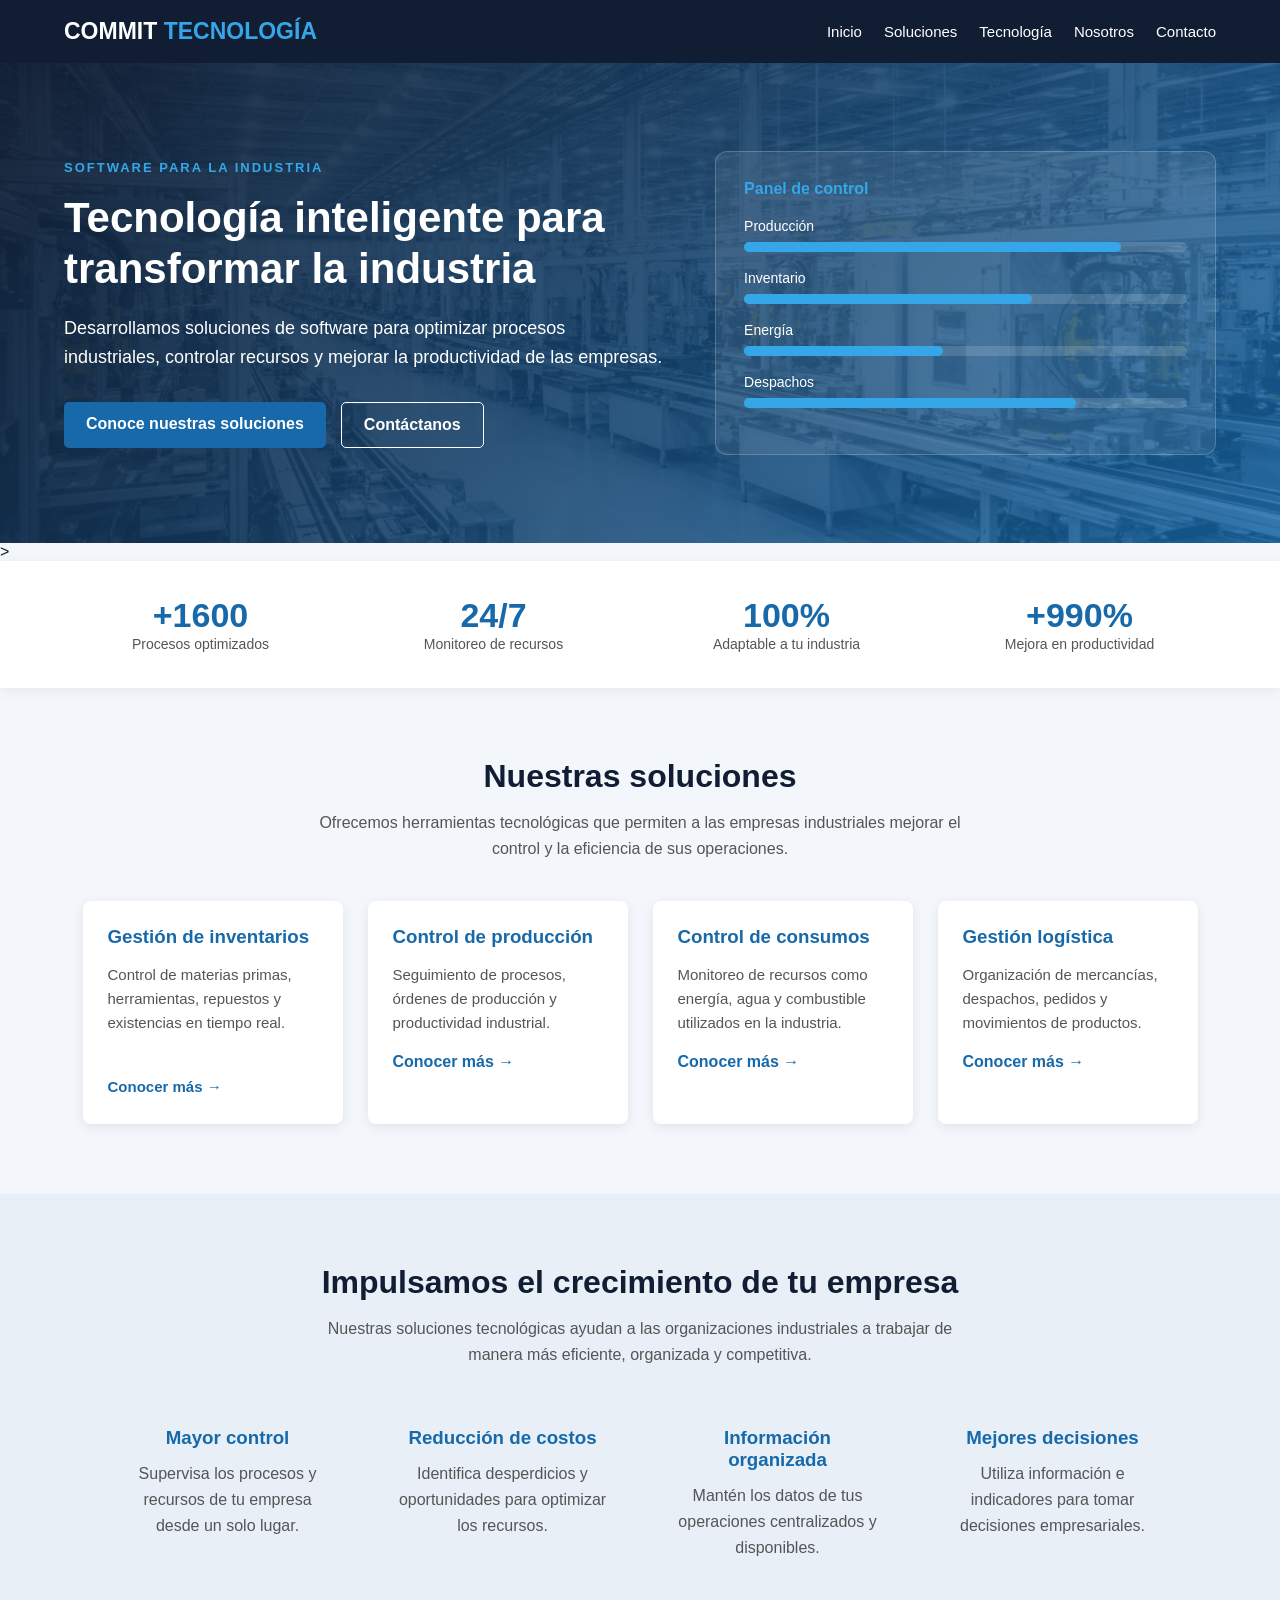
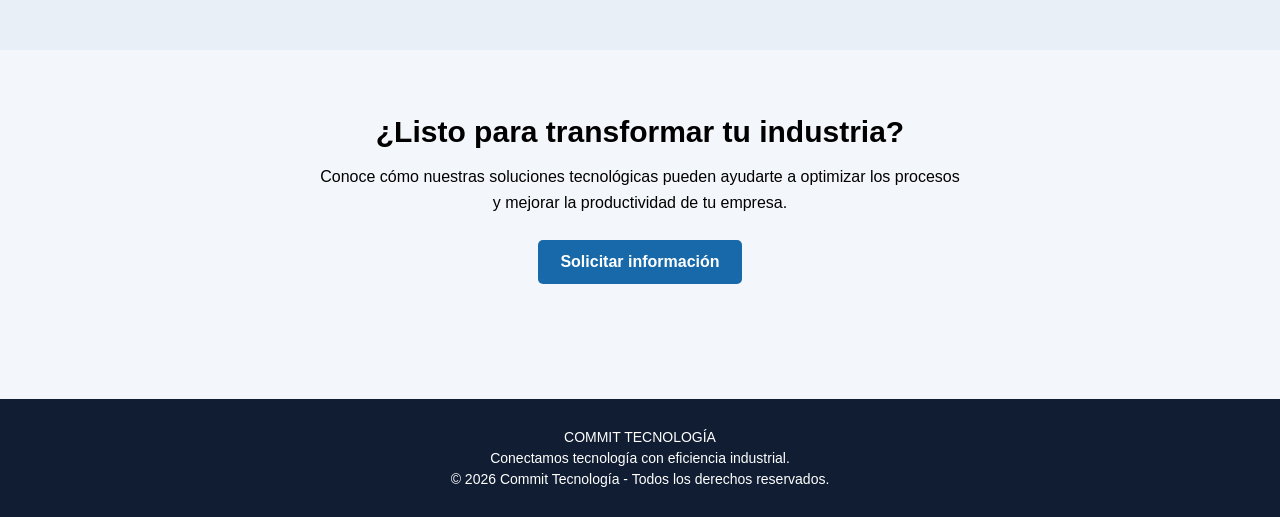
<file: index.html>
<!DOCTYPE html>
<html lang="es">

<head>
    <meta charset="UTF-8">
    <meta name="viewport" content="width=device-width, initial-scale=1.0">
    <title>Commit Tecnología</title>

    <link rel="stylesheet" href="css/estilos.css">
</head>

<body>

    <header>
        <div class="contenedor header-contenido">
            <div class="logo">
                COMMIT <span>TECNOLOGÍA</span>
            </div>
            <nav>
                <a href="index.html">Inicio</a>
                <a href="soluciones.html">Soluciones</a>
                <a href="tecnologia.html">Tecnología</a>
                <a href="nosotros.html">Nosotros</a>
                <a href="contacto.html">Contacto</a>
            </nav>
        </div>
    </header>

    

<main>

    <section class="hero">
        <div class="contenedor hero-grid">
            <div class="hero-contenido">
                <span class="etiqueta">SOFTWARE PARA LA INDUSTRIA</span>
                <h1>
                    Tecnología inteligente para
                    transformar la industria
                </h1>
                <p>
                    Desarrollamos soluciones de software
                    para optimizar procesos industriales,
                    controlar recursos y mejorar la
                    productividad de las empresas.
                </p>
                <div class="botones">
                    <a href="soluciones.html" class="boton">Conoce nuestras soluciones</a>
                    <a href="contacto.html" class="boton boton-secundario">Contáctanos</a>
                </div>
            </div>
            <div class="hero-panel">
                <h4>Panel de control</h4>
                <div class="panel-fila">
                    <span>Producción</span>
                    <div class="barra"><div style="width: 85%"></div></div>
                </div>
                <div class="panel-fila">
                    <span>Inventario</span>
                    <div class="barra"><div style="width: 65%"></div></div>
                </div>
                <div class="panel-fila">
                    <span>Energía</span>
                    <div class="barra"><div style="width: 45%"></div></div>
                </div>
                <div class="panel-fila">
                    <span>Despachos</span>
                    <div class="barra"><div style="width: 75%"></div></div>
                </div>
            </div>
        </div>
    </section>>


    <section class="cifras">
        <div class="contenedor cifras-lista">
            <div class="cifra">
                <strong>+1600</strong>
                <span>Procesos optimizados</span>
            </div>
            <div class="cifra">
                <strong>24/7</strong>
                <span>Monitoreo de recursos</span>
            </div>
            <div class="cifra">
                <strong>100%</strong>
                <span>Adaptable a tu industria</span>
            </div>
            <div class="cifra">
                <strong>+990%</strong>
                <span>Mejora en productividad</span>
            </div>
        </div>
    </section>

    <section class="soluciones">
        <div class="contenedor">
            <h2>Nuestras soluciones</h2>
            <p class="soluciones-descripcion">
                Ofrecemos herramientas tecnológicas que
                permiten a las empresas industriales
                mejorar el control y la eficiencia de
                sus operaciones.
            </p>
            <div class="tarjetas">
                <div class="tarjeta">
                    <h3>Gestión de inventarios</h3>
                    <p>
                        Control de materias primas,
                        herramientas, repuestos y
                        existencias en tiempo real.
                    </p>
                    <a href="soluciones.html">
                        <p>Conocer más →
                    </a>
                </div>
                <div class="tarjeta">
                    <h3>Control de producción</h3>
                    <p>
                        Seguimiento de procesos,
                        órdenes de producción y
                        productividad industrial.
                    </p>
                    <a href="soluciones.html">
                        Conocer más →
                    </a>
                </div>
                <div class="tarjeta">
                    <h3>Control de consumos</h3>
                    <p>
                        Monitoreo de recursos como
                        energía, agua y combustible
                        utilizados en la industria.
                    </p>
                    <a href="soluciones.html">
                        Conocer más →
                    </a>
                </div>
                <div class="tarjeta">
                    <h3>Gestión logística</h3>
                    <p>
                        Organización de mercancías,
                        despachos, pedidos y
                        movimientos de productos.
                    </p>
                    <a href="soluciones.html">
                        Conocer más →
                    </a>
                </div>
            </div>
        </div>
    </section>

    <section class="beneficios">
        <div class="contenedor">
            <h2>Impulsamos el crecimiento de tu empresa</h2>
                <p class="beneficios-descripcion">
                    Nuestras soluciones tecnológicas ayudan
                    a las organizaciones industriales a
                    trabajar de manera más eficiente,
                    organizada y competitiva.
                </p>

            <div class="beneficios-lista">

                <div class="beneficio">
                    <h3>Mayor control</h3>
                    <p>
                        Supervisa los procesos y recursos
                        de tu empresa desde un solo lugar.
                    </p>
                </div>

                <div class="beneficio">
                    <h3>Reducción de costos</h3>
                    <p>
                        Identifica desperdicios y
                        oportunidades para optimizar
                        los recursos.
                    </p>
                </div>

                <div class="beneficio">
                    <h3>Información organizada</h3>
                    <p>
                        Mantén los datos de tus operaciones
                        centralizados y disponibles.
                    </p>
                </div>

                <div class="beneficio">
                    <h3>Mejores decisiones</h3>
                    <p>
                        Utiliza información e indicadores
                        para tomar decisiones empresariales.
                    </p>
                </div>
            </div>
        </div>
    </section>

    <section class="contacto-inicio">
        <div class="contenedor">
            <h2>¿Listo para transformar tu industria?</h2>
            <p>
                Conoce cómo nuestras soluciones tecnológicas
                pueden ayudarte a optimizar los procesos
                y mejorar la productividad de tu empresa.
            </p>
            <a href="contacto.html" class="boton">
                Solicitar información
            </a>
        </div>
    </section>

</main>

    <footer>
        <p>COMMIT TECNOLOGÍA</p>
        <p>Conectamos tecnología con eficiencia industrial.</p>
        <p>© 2026 Commit Tecnología - Todos los derechos reservados.</p>
    </footer>

</body>
</html>
</file>
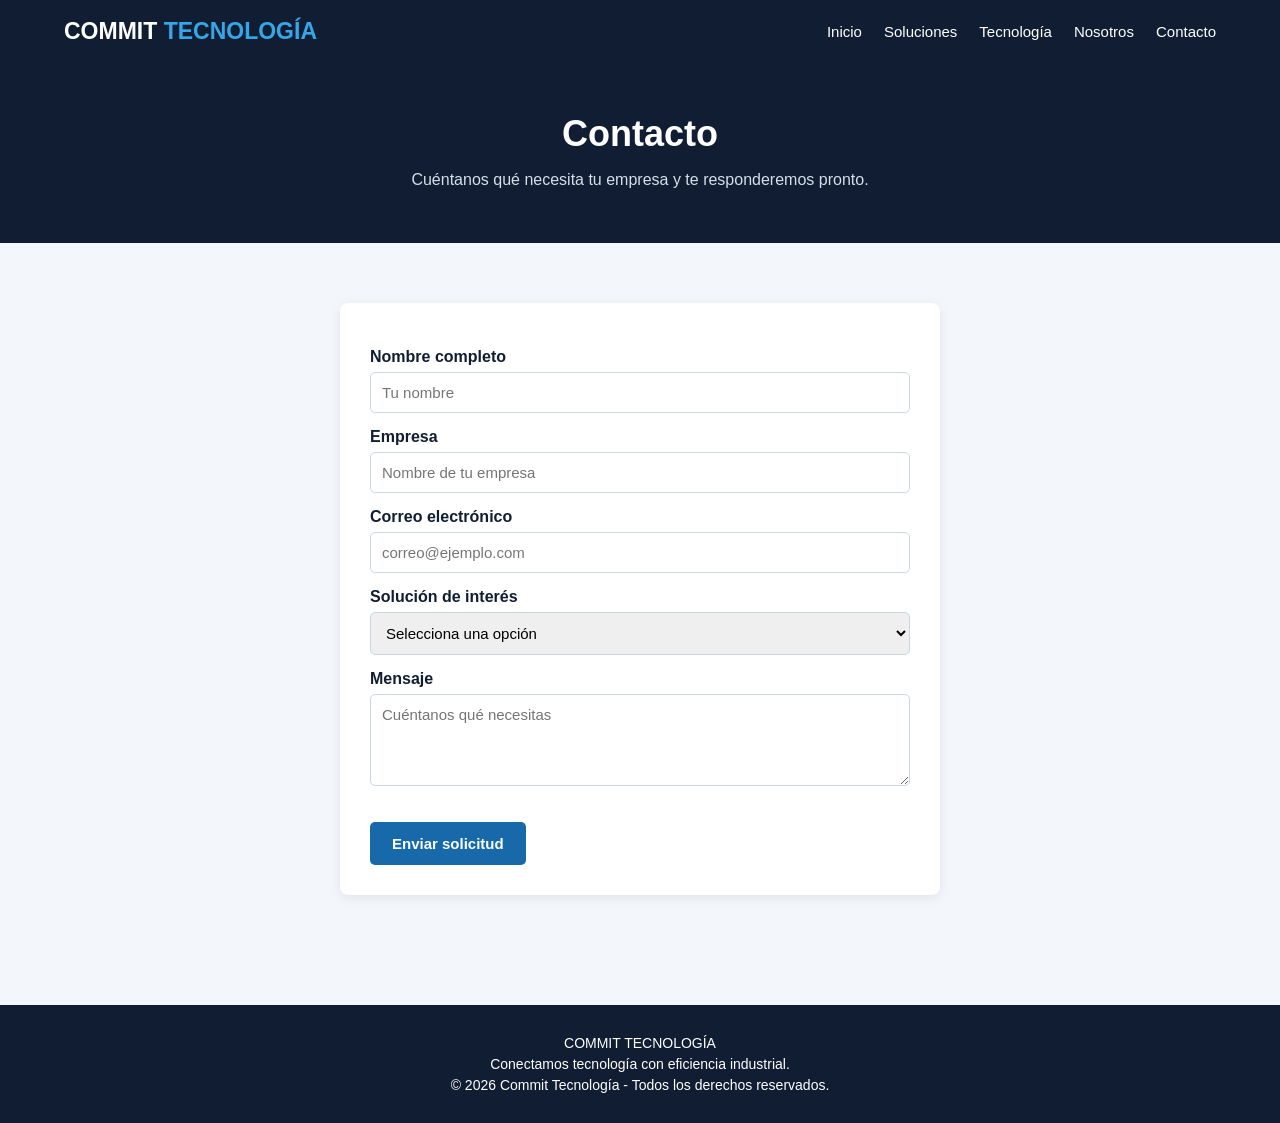
<file: contacto.html>
<!DOCTYPE html>
<html lang="es">

<head>
    <meta charset="UTF-8">
    <meta name="viewport" content="width=device-width, initial-scale=1.0">
    <title>Contacto | Commit Tecnología</title>
    <link rel="stylesheet" href="css/estilos.css">
</head>

<body>

    <header>
        <div class="contenedor header-contenido">
            <div class="logo">
                COMMIT <span>TECNOLOGÍA</span>
            </div>
            <nav>
                <a href="index.html">Inicio</a>
                <a href="soluciones.html">Soluciones</a>
                <a href="tecnologia.html">Tecnología</a>
                <a href="nosotros.html">Nosotros</a>
                <a href="contacto.html">Contacto</a>
            </nav>
        </div>
    </header>

    <main>

        <section class="titulo-pagina">
            <div class="contenedor">
                <h1>Contacto</h1>
                <p>Cuéntanos qué necesita tu empresa y te responderemos pronto.</p>
            </div>
        </section>

        <section class="seccion">
            <div class="contenedor">
                <form id="formulario" class="formulario">
                    <label for="nombre">Nombre completo</label>
                    <input type="text" id="nombre" placeholder="Tu nombre">

                    <label for="empresa">Empresa</label>
                    <input type="text" id="empresa" placeholder="Nombre de tu empresa">

                    <label for="correo">Correo electrónico</label>
                    <input type="text" id="correo" placeholder="correo@ejemplo.com">

                    <label for="solucion">Solución de interés</label>
                    <select id="solucion">
                        <option value="">Selecciona una opción</option>
                        <option value="Gestión de inventarios">Gestión de inventarios</option>
                        <option value="Control de producción">Control de producción</option>
                        <option value="Control de consumos">Control de consumos</option>
                        <option value="Gestión logística">Gestión logística</option>
                        <option value="Mantenimiento industrial">Mantenimiento industrial</option>
                        <option value="Reportes e indicadores">Reportes e indicadores</option>
                    </select>

                    <label for="mensaje">Mensaje</label>
                    <textarea id="mensaje" rows="4" placeholder="Cuéntanos qué necesitas"></textarea>
                    <p id="mensaje-error" class="error"></p>
                    <button type="submit" class="boton">Enviar solicitud</button>
                </form>
            </div>
        </section>

    </main>

    <footer>
        <p>COMMIT TECNOLOGÍA</p>
        <p>Conectamos tecnología con eficiencia industrial.</p>
        <p>© 2026 Commit Tecnología - Todos los derechos reservados.</p>
    </footer>

    <script src="js/script.js"></script>
    <script src="js/contacto.js"></script>
</body>
</html>
</file>
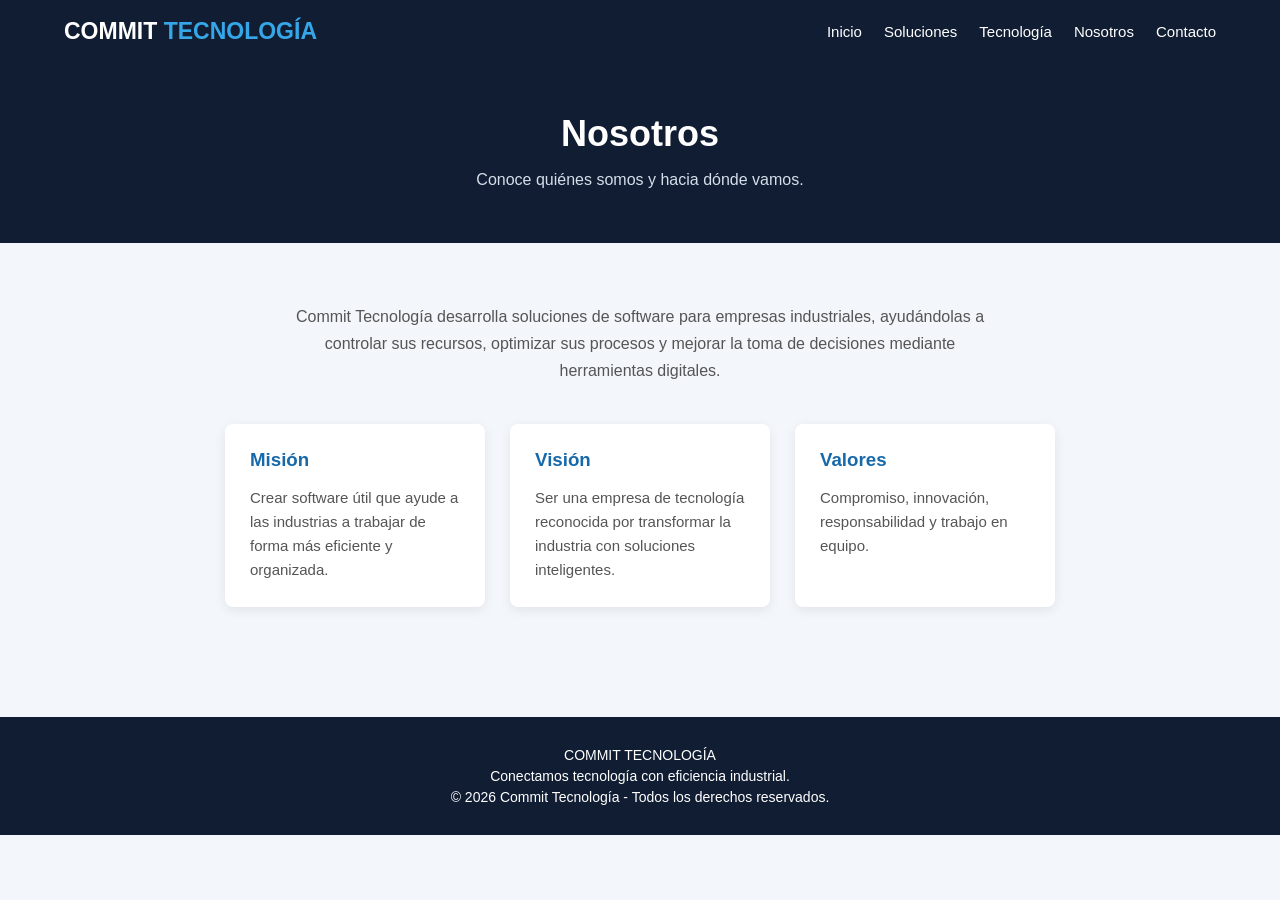
<file: nosotros.html>
<!DOCTYPE html>
<html lang="es">

<head>
    <meta charset="UTF-8">
    <meta name="viewport" content="width=device-width, initial-scale=1.0">
    <title>Nosotros | Commit Tecnología</title>
    <link rel="stylesheet" href="css/estilos.css">
</head>

<body>
    
    <header>
        <div class="contenedor header-contenido">
            <div class="logo">
                COMMIT <span>TECNOLOGÍA</span>
            </div>
            <nav>
                <a href="index.html">Inicio</a>
                <a href="soluciones.html">Soluciones</a>
                <a href="tecnologia.html">Tecnología</a>
                <a href="nosotros.html">Nosotros</a>
                <a href="contacto.html">Contacto</a>
            </nav>
        </div>
    </header>

    <main>

        <section class="titulo-pagina">
            <div class="contenedor">
                <h1>Nosotros</h1>
                <p>Conoce quiénes somos y hacia dónde vamos.</p>
            </div>
        </section>

        <section class="seccion">
            <div class="contenedor">
                <p class="texto-centrado">
                    Commit Tecnología desarrolla soluciones de software para empresas
                    industriales, ayudándolas a controlar sus recursos, optimizar sus
                    procesos y mejorar la toma de decisiones mediante herramientas digitales.
                </p>
                <div class="tarjetas">
                    <div class="tarjeta">
                        <h3>Misión</h3>
                        <p>Crear software útil que ayude a las industrias a trabajar de forma más eficiente y organizada.</p>
                    </div>
                    <div class="tarjeta">
                        <h3>Visión</h3>
                        <p>Ser una empresa de tecnología reconocida por transformar la industria con soluciones inteligentes.</p>
                    </div>
                    <div class="tarjeta">
                        <h3>Valores</h3>
                        <p>Compromiso, innovación, responsabilidad y trabajo en equipo.</p>
                    </div>
                </div>
            </div>
        </section>
    </main>

    <footer>
        <p>COMMIT TECNOLOGÍA</p>
        <p>Conectamos tecnología con eficiencia industrial.</p>
        <p>© 2026 Commit Tecnología - Todos los derechos reservados.</p>
    </footer>

    <script src="js/script.js"></script>
</body>
</html>
</file>
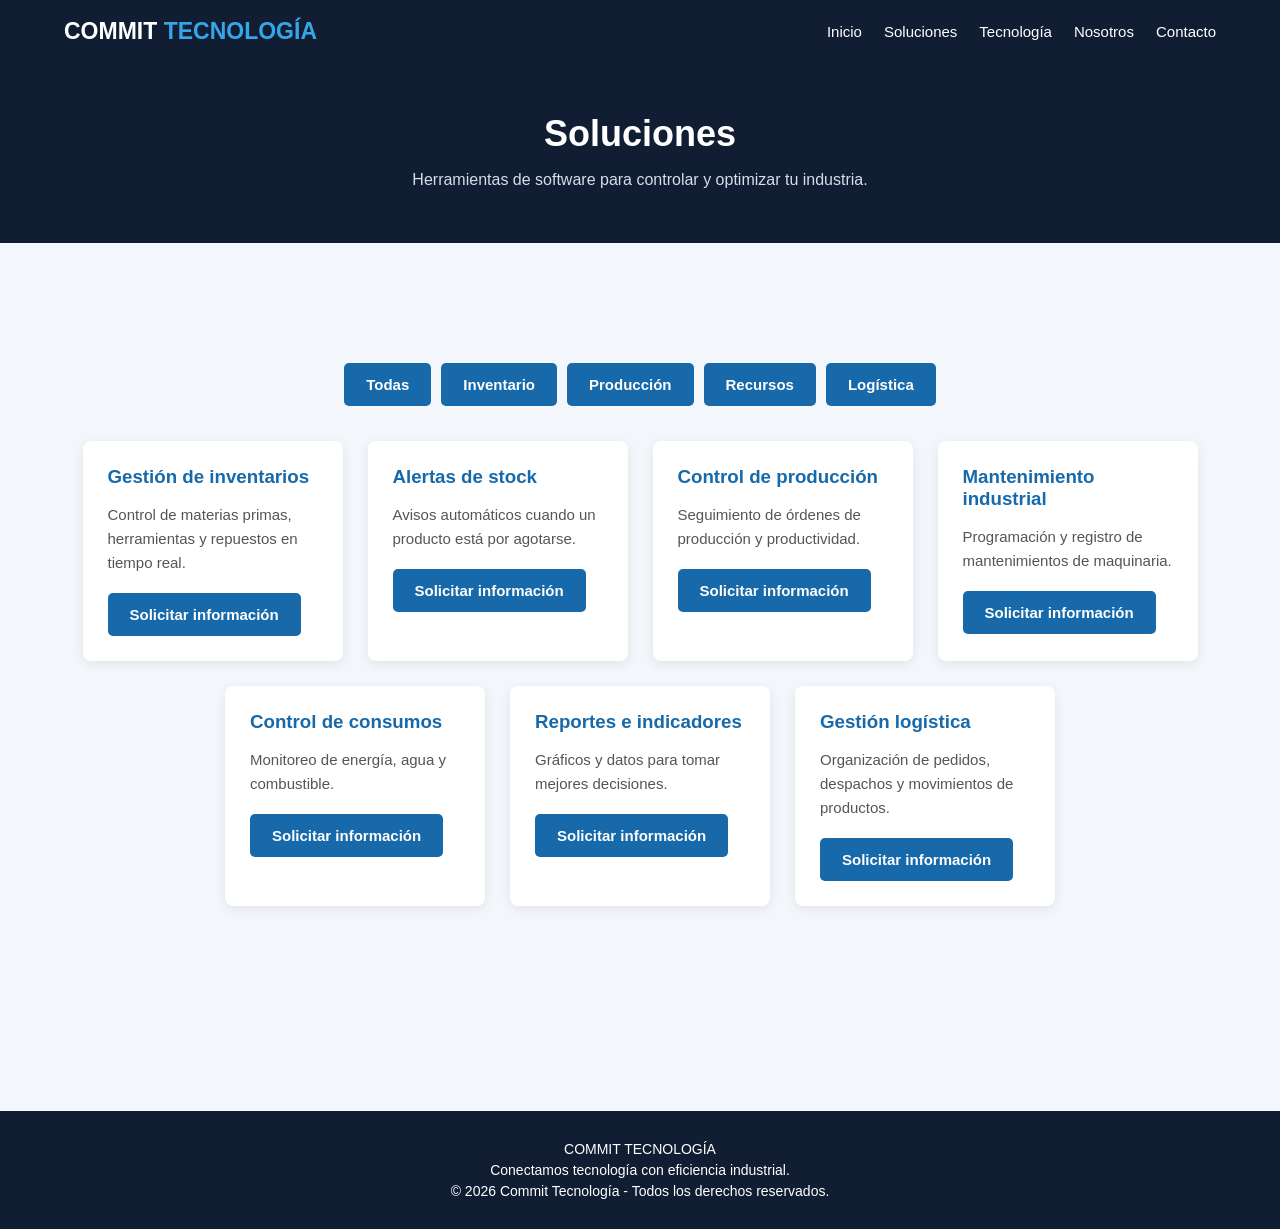
<file: soluciones.html>
<!DOCTYPE html>
<html lang="es">

<head>
    <meta charset="UTF-8">
    <meta name="viewport" content="width=device-width, initial-scale=1.0">
    <title>Soluciones | Commit Tecnología</title>
    <link rel="stylesheet" href="css/estilos.css">
</head>

<body>

    <header>
        <div class="contenedor header-contenido">
            <div class="logo">
                COMMIT <span>TECNOLOGÍA</span>
            </div>
            <nav>
                <a href="index.html">Inicio</a>
                <a href="soluciones.html">Soluciones</a>
                <a href="tecnologia.html">Tecnología</a>
                <a href="nosotros.html">Nosotros</a>
                <a href="contacto.html">Contacto</a>
            </nav>
        </div>
    </header>

    <main>
        <section class="titulo-pagina">
            <div class="contenedor">
                <h1>Soluciones</h1>
                <p>Herramientas de software para controlar y optimizar tu industria.</p>
            </div>
        </section>

        <section class="seccion">
                <section class="seccion">
                    <div class="contenedor">

                        <div class="filtros" id="filtros"></div>

                        <div class="tarjetas" id="catalogo"></div>

                    </div>
                </section>
                <div class="filtros" id="filtros"></div>
        </section>
    </main>

    <footer>
        <p>COMMIT TECNOLOGÍA</p>
        <p>Conectamos tecnología con eficiencia industrial.</p>
        <p>© 2026 Commit Tecnología - Todos los derechos reservados.</p>
    </footer>

    <script src="js/script.js"></script>
    <script src="js/soluciones.js"></script>
</body>
</html>
</file>
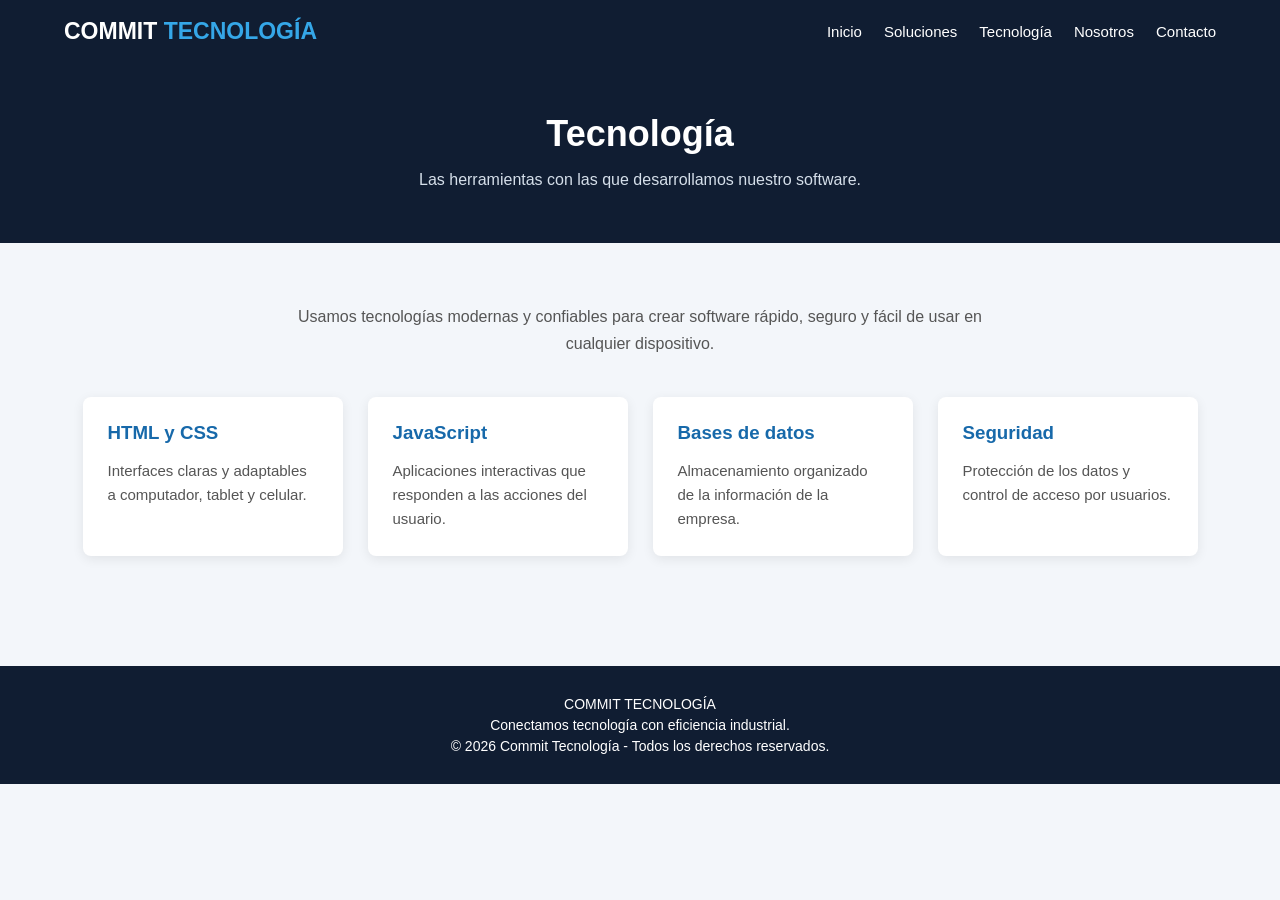
<file: tecnologia.html>
<!DOCTYPE html>
<html lang="es">

<head>
    <meta charset="UTF-8">
    <meta name="viewport" content="width=device-width, initial-scale=1.0">
    <title>Tecnología | Commit Tecnología</title>
    <link rel="stylesheet" href="css/estilos.css">
</head>

<body>
    <header>
        <div class="contenedor header-contenido">
            <div class="logo">
                COMMIT <span>TECNOLOGÍA</span>
            </div>
            <nav>
                <a href="index.html">Inicio</a>
                <a href="soluciones.html">Soluciones</a>
                <a href="tecnologia.html">Tecnología</a>
                <a href="nosotros.html">Nosotros</a>
                <a href="contacto.html">Contacto</a>
            </nav>
        </div>
    </header>

    <main>

        <section class="titulo-pagina">
            <div class="contenedor">
                <h1>Tecnología</h1>
                <p>Las herramientas con las que desarrollamos nuestro software.</p>
            </div>
        </section>

        <section class="seccion">
            <div class="contenedor">
                <p class="texto-centrado">
                    Usamos tecnologías modernas y confiables para crear software
                    rápido, seguro y fácil de usar en cualquier dispositivo.
                </p>
                <div class="tarjetas">
                    <div class="tarjeta">
                        <h3>HTML y CSS</h3>
                        <p>Interfaces claras y adaptables a computador, tablet y celular.</p>
                    </div>
                    <div class="tarjeta">
                        <h3>JavaScript</h3>
                        <p>Aplicaciones interactivas que responden a las acciones del usuario.</p>
                    </div>
                    <div class="tarjeta">
                        <h3>Bases de datos</h3>
                        <p>Almacenamiento organizado de la información de la empresa.</p>
                    </div>
                    <div class="tarjeta">
                        <h3>Seguridad</h3>
                        <p>Protección de los datos y control de acceso por usuarios.</p>
                    </div>
                </div>
            </div>
        </section>
    </main>

    <footer>
        <p>COMMIT TECNOLOGÍA</p>
        <p>Conectamos tecnología con eficiencia industrial.</p>
        <p>© 2026 Commit Tecnología - Todos los derechos reservados.</p>
    </footer>

    <script src="js/script.js"></script>
</body>
</html>
</file>
<file: css/estilos.css>
/* CONFIGURACIÓN GENERAL */
* {
    margin: 0;
    padding: 0;
    box-sizing: border-box;
}

body {
    font-family: Arial, sans-serif;
    background-color: #F3F6FA;
    color: #101D32;
}

.contenedor {
    width: 90%;
    max-width: 1200px;
    margin: auto;
}

/* ENCABEZADO */
header {
    background-color: #101D32;
    color: white;
    padding: 18px 0;
}

.header-contenido {
    display: flex;
    justify-content: space-between;
    align-items: center;
    flex-wrap: wrap;
    gap: 15px;
}

.logo {
    font-size: 23px;
    font-weight: bold;
}

.logo span {
    color: #35A7E8;
}

nav {
    display: flex;
    gap: 22px;
    flex-wrap: wrap;
}

nav a {
    color: white;
    text-decoration: none;
    font-size: 15px;
}

nav a:hover {
    color: #35A7E8;
}

/* PIE DE PÁGINA */
footer {
    background-color: #101D32;
    color: white;
    text-align: center;
    padding: 25px 10px;
    margin-top: 50px;
}

footer p {
    font-size: 14px;
    margin: 5px 0;
}

/* DISEÑO RESPONSIVO */
@media (max-width: 768px) {

    .header-contenido {
        flex-direction: column;
        text-align: center;
    }

    nav {
        justify-content: center;
        gap: 15px;
    }
}


/* BANNER PRINCIPAL */

.hero {
    background: linear-gradient(
        rgba(16, 29, 50, 0.85),
        rgba(16, 29, 50, 0.85)
    ),
    url("../img/portada.jpg");

    background-size: cover;
    background-position: center;

    min-height: 480px;
    display: flex;
    align-items: center;

    color: white;
}

.hero-grid {
    display: grid;
    grid-template-columns: 1.2fr 1fr;
    gap: 50px;
    align-items: center;
    padding: 60px 0;
}

.hero-contenido {
    max-width: 600px;
}

.etiqueta {
    display: inline-block;
    color: #35A7E8;
    font-size: 13px;
    font-weight: 700;
    letter-spacing: 2px;
    margin-bottom: 18px;
}

.hero {
    background:
        linear-gradient(135deg, rgba(16, 29, 50, 0.95), rgba(23, 105, 170, 0.8)),
        url("../img/portada.jpg");
    background-size: cover;
    background-position: center;
}

/* Panel decorativo */
.hero-panel {
    background-color: rgba(255, 255, 255, 0.08);
    border: 1px solid rgba(255, 255, 255, 0.2);
    border-radius: 12px;
    padding: 28px;
}

.hero-panel h4 {
    margin-bottom: 20px;
    font-size: 16px;
    color: #35A7E8;
}

.panel-fila {
    margin-bottom: 18px;
    font-size: 14px;
}

.barra {
    background-color: rgba(255, 255, 255, 0.15);
    height: 10px;
    border-radius: 10px;
    margin-top: 8px;
}

.barra div {
    background-color: #35A7E8;
    height: 100%;
    border-radius: 10px;
}

@media (max-width: 768px) {
    .hero-grid {
        grid-template-columns: 1fr;
        gap: 35px;
    }
}

.hero h1 {
    font-size: 42px;
    margin-bottom: 20px;
    line-height: 1.2;
}

.hero p {
    font-size: 18px;
    line-height: 1.6;
    margin-bottom: 30px;
}

.botones {
    display: flex;
    gap: 15px;
    flex-wrap: wrap;
}

/* FRANJA DE NÚMEROS */
.cifras {
    background-color: white;
    padding: 35px 0;
    box-shadow: 0 3px 12px rgba(0, 0, 0, 0.06);
}

.cifras-lista {
    display: grid;
    grid-template-columns: repeat(4, 1fr);
    gap: 20px;
    text-align: center;
}

.cifra strong {
    display: block;
    font-size: 34px;
    color: #1769AA;
    font-weight: 800;
}

.cifra span {
    font-size: 14px;
    color: #555;
}

.boton {
    display: inline-block;
    padding: 13px 22px;
    background-color: #1769AA;
    color: white;
    text-decoration: none;
    border-radius: 5px;
    font-weight: bold;
}

.boton:hover {
    background-color: #35A7E8;
}

.boton-secundario {
    background-color: transparent;
    border: 1px solid white;
}

.boton-secundario:hover {
    background-color: white;
    color: #101D32;
}

/* AJUSTES PARA CELULARES */

@media (max-width: 768px) {

    .hero {
        min-height: 420px;
    }

    .hero h1 {
        font-size: 30px;
    }

    .hero p {
        font-size: 16px;
    }
}


/* SECCIÓN DE SOLUCIONES */

.soluciones {
    padding: 70px 0;
    text-align: center;
}

.soluciones h2 {
    font-size: 32px;
    margin-bottom: 15px;
}

.soluciones-descripcion {
    color: #555;
    max-width: 650px;
    margin: 0 auto 40px;
    line-height: 1.6;
}

.tarjetas {
    display: flex;
    justify-content: center;
    flex-wrap: wrap;
    gap: 25px;
}

.tarjeta {
    background-color: white;
    width: 260px;
    padding: 25px;
    border-radius: 8px;
    box-shadow: 0 3px 12px rgba(0, 0, 0, 0.08);
    text-align: left;
    transition: transform 0.3s;
}

.tarjeta:hover {
    transform: translateY(-5px);
}

.tarjeta h3 {
    color: #1769AA;
    margin-bottom: 15px;
}

.tarjeta p {
    color: #555;
    line-height: 1.6;
    font-size: 15px;
}

.tarjeta a {
    display: inline-block;
    margin-top: 18px;
    color: #1769AA;
    text-decoration: none;
    font-weight: bold;
}

.tarjeta a:hover {
    color: #35A7E8;
}


/* SECCIÓN DE BENEFICIOS */

.beneficios {
    background-color: #E8EFF7;
    padding: 70px 0;
    text-align: center;
}

.beneficios h2 {
    font-size: 32px;
    margin-bottom: 15px;
}

.beneficios-descripcion {
    color: #555;
    max-width: 650px;
    margin: 0 auto 40px;
    line-height: 1.6;
}

.beneficios-lista {
    display: flex;
    justify-content: center;
    flex-wrap: wrap;
    gap: 25px;
}

.beneficio {
    width: 250px;
    padding: 20px;
}

.beneficio h3 {
    color: #1769AA;
    margin-bottom: 12px;
}

.beneficio p {
    color: #555;
    line-height: 1.6;
}


/* SECCIÓN DE CONTACTO */

.contacto-inicio {
    color: rgb(0, 0, 0);
    padding: 65px 20px;
    text-align: center;
}

.contacto-inicio h2 {
    font-size: 30px;
    margin-bottom: 15px;
}

.contacto-inicio p {
    max-width: 650px;
    margin: 0 auto 25px;
    line-height: 1.6;
    color: hsl(0, 0%, 0%);
}

/* ===== ESTILOS PARA LAS DEMÁS PÁGINAS (agregar al final de estilos.css) ===== */

/* Título de cada página interna */
.titulo-pagina {
    background-color: #101D32;
    color: white;
    text-align: center;
    padding: 50px 0;
}

.titulo-pagina h1 {
    font-size: 36px;
    margin-bottom: 12px;
}

.titulo-pagina p {
    color: #D5DFEA;
    line-height: 1.6;
}

/* Sección general */
.seccion {
    padding: 60px 0;
}

.texto-centrado {
    text-align: center;
    max-width: 700px;
    margin: 0 auto 40px;
    line-height: 1.7;
    color: #555;
}

.tarjetas {
    display: flex;
    justify-content: center;
    flex-wrap: wrap;
    gap: 25px;
}

/* Botón dentro de las tarjetas */
button.boton {
    border: none;
    cursor: pointer;
    font-size: 15px;
    font-family: Arial, sans-serif;
}

.tarjeta .boton {
    margin-top: 18px;
    color: white;
}

/* Botones de filtro */
.filtros {
    display: flex;
    justify-content: center;
    flex-wrap: wrap;
    gap: 10px;
    margin-bottom: 35px;
}

/* Formulario */
.formulario {
    background-color: white;
    max-width: 600px;
    margin: auto;
    padding: 30px;
    border-radius: 8px;
    box-shadow: 0 3px 12px rgba(0, 0, 0, 0.08);
}

.formulario label {
    display: block;
    font-weight: bold;
    margin: 15px 0 6px;
}

.formulario input,
.formulario select,
.formulario textarea {
    width: 100%;
    padding: 11px;
    border: 1px solid #ccd6e2;
    border-radius: 5px;
    font-size: 15px;
    font-family: Arial, sans-serif;
}

.formulario input:focus,
.formulario select:focus,
.formulario textarea:focus {
    outline: none;
    border-color: #35A7E8;
}

.formulario .boton {
    margin-top: 20px;
}

.error {
    color: #c0392b;
    margin-top: 12px;
    font-size: 14px;
}

/* Resumen con datos de sessionStorage */
.resumen {
    max-width: 600px;
    margin: 25px auto 0;
}

.resumen h3 {
    color: #1769AA;
    margin-bottom: 10px;
}

.resumen p {
    line-height: 1.8;
}

.saludo {
    text-align: center;
    color: #1769AA;
    font-weight: bold;
    padding-top: 20px;
}

/* Celulares */
@media (max-width: 768px) {
    .titulo-pagina h1 {
        font-size: 28px;
    }

    .formulario {
        padding: 20px;
    }
}

/* TABLET */
@media (max-width: 992px) {
    .tarjeta {
        width: 45%;
    }
}

/* CELULAR */
@media (max-width: 600px) {
    .tarjeta,
    .beneficio {
        width: 100%;
    }

    .botones {
        flex-direction: column;
    }

    .botones .boton {
        text-align: center;
    }

    .soluciones,
    .beneficios,
    .seccion {
        padding: 45px 0;
    }

    .filtros .boton {
        flex: 1 1 40%;
    }
}
</file>
